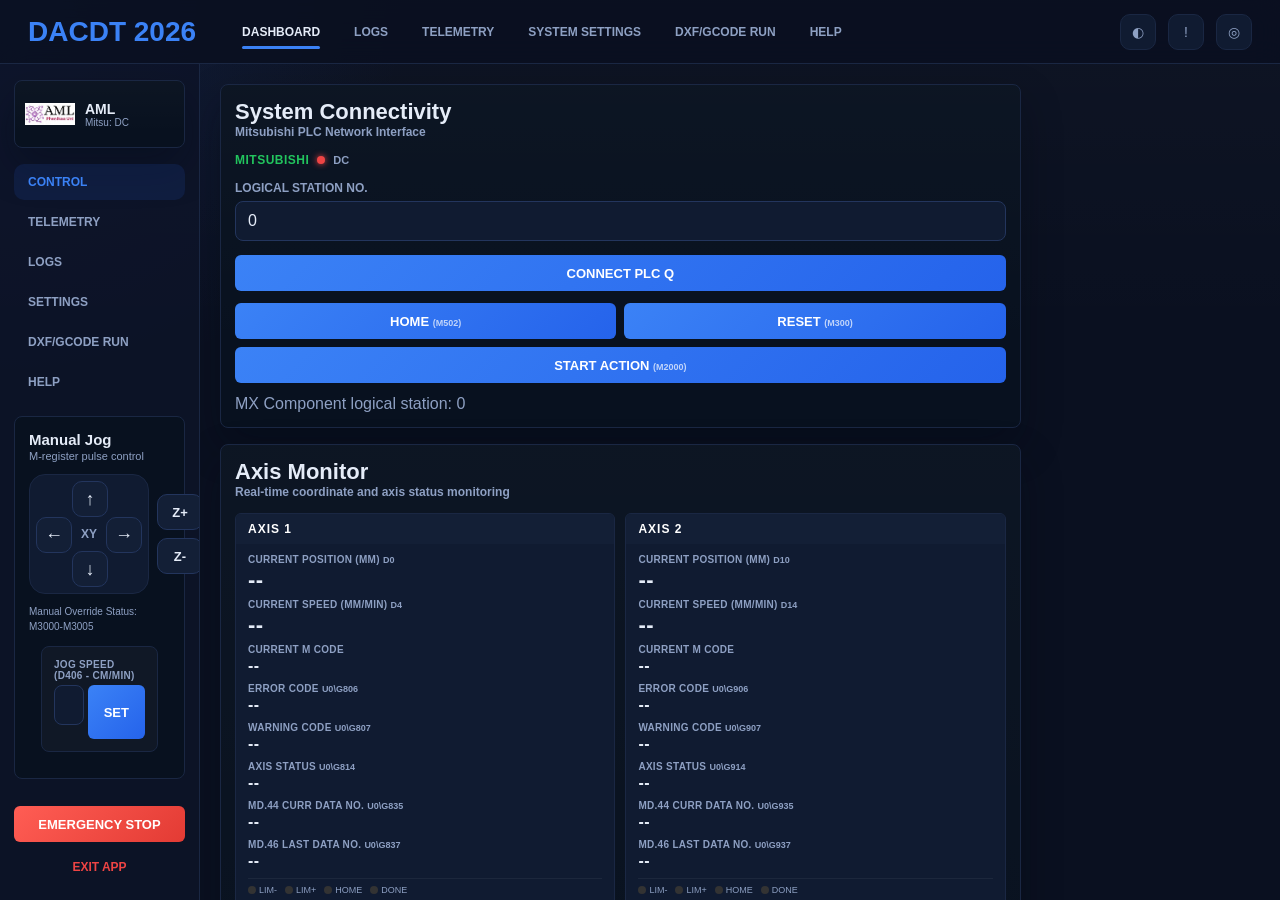
<file: DACDT_2026/ui/index.html>
<!DOCTYPE html>
<html lang="en" class="theme-dark">

<head>
  <meta charset="utf-8">
  <meta name="viewport" content="width=device-width, initial-scale=1.0">
  <title>Gantry SCADA Robot Control</title>
  <link rel="stylesheet" href="styles.css">
  <script>
    window.onerror = function(message, source, lineno, colno, error) {
        console.error("Global error: ", message, source, lineno, colno, error);
        alert("Global error: " + message + " at " + source + ":" + lineno);
    };
  </script>
</head>

<body>
  <div class="app-shell">
    <header class="topbar">
      <div class="brand-block">
        <div class="brand-title">DACDT 2026</div>
        <nav class="top-nav">
          <button class="nav-link is-active" data-view="control">DASHBOARD</button>
          <button class="nav-link" data-view="logs">LOGS</button>
          <button class="nav-link" data-view="telemetry">TELEMETRY</button>
          <button class="nav-link" data-view="settings">SYSTEM SETTINGS</button>
          <button class="nav-link" data-view="dxf">DXF/GCODE RUN</button>
          <button class="nav-link" data-view="help">HELP</button>
        </nav>
      </div>
      <div class="top-actions">
        <button id="theme-toggle" class="icon-button" title="Toggle theme">◐</button>
        <button class="icon-button" data-placeholder="NOTIFICATIONS" title="Notifications">!</button>
        <button class="icon-button" data-placeholder="PROFILE" title="Profile">◎</button>
      </div>
    </header>

    <aside class="sidebar">
      <div class="unit-card" style="padding:8px 10px;align-items:center;gap:10px;">
        <img src="AML.jpg" alt="AML" style="width:50px;height:50px;border-radius:6px;object-fit:contain;">
        <div>
          <div class="unit-title" style="font-size:14px;font-weight:800;">AML</div>
          <div id="sidebar-status" style="font-size:10px;color:var(--muted);">Mitsu: DC</div>
        </div>
      </div>

      <nav class="side-nav">
        <button class="side-link is-active" data-view="control">CONTROL</button>
        <button class="side-link" data-view="telemetry">TELEMETRY</button>
        <button class="side-link" data-view="logs">LOGS</button>
        <button class="side-link" data-view="settings">SETTINGS</button>
        <button class="side-link" data-view="dxf">DXF/GCODE RUN</button>
        <button class="side-link" data-view="help">HELP</button>
      </nav>

      <!-- Manual Jog in sidebar -->
      <div class="sidebar-jog">
        <div class="sidebar-jog-title">Manual Jog</div>
        <div class="sidebar-jog-subtitle">M-register pulse control</div>
        <div class="jog-layout-sidebar">
          <div class="jog-pad-sm">
            <button class="jog-btn-sm up" data-jog-offset="2">↑</button>
            <button class="jog-btn-sm left" data-jog-offset="1">←</button>
            <button class="jog-btn-sm right" data-jog-offset="0">→</button>
            <button class="jog-btn-sm down" data-jog-offset="3">↓</button>
            <div class="jog-center-sm">XY</div>
          </div>
          <div class="jog-z-stack-sm">
            <button class="jog-btn-sm z" data-jog-offset="4">Z+</button>
            <button class="jog-btn-sm z" data-jog-offset="5">Z-</button>
          </div>
        </div>
        <div class="jog-addr-info">Manual Override Status: M3000-M3005</div>
        <div class="jog-speed-card" style="margin: 12px; padding: 12px; background: rgba(255,255,255,0.03); border-radius: 8px; border: 1px solid var(--border);">
          <div class="axis-field-label" style="font-size: 10px; color: var(--muted); margin-bottom: 4px;">JOG SPEED (D406 - cm/min)</div>
          <div style="display: flex; gap: 4px;">
            <input id="jog-speed-input" class="text-input compact" type="number" value="1000" step="0.001" style="flex: 1;">
            <button id="set-jog-speed-btn" class="primary-button compact" style="min-width: 50px;">SET</button>
          </div>
        </div>
      </div>

      <div class="sidebar-footer">
        <button id="emergency-stop" class="danger-button full-width">EMERGENCY STOP</button>
        <button id="exit-app-btn" class="side-footer-link" style="color:#ef4444;">EXIT APP</button>
      </div>
    </aside>

    <main class="content">
      <!-- ========== DASHBOARD ========== -->
      <section id="view-control" class="view is-active">
        <div class="dashboard-grid">
          <!-- System Connectivity -->
          <div class="panel panel-connection">
            <div class="panel-header">
              <div>
                <div class="panel-title">System Connectivity</div>
                <div class="panel-subtitle">Mitsubishi PLC Network Interface</div>
              </div>
            </div>

            <div class="conn-section">
              <div class="conn-label-row">
                <span class="conn-brand">MITSUBISHI</span>
                <span id="plc-status-dot" class="status-dot disconnected"></span>
                <span id="plc-status-text" class="status-dot-text">DC</span>
              </div>
              <label class="field-label" for="plc-station">LOGICAL STATION NO.</label>
              <input id="plc-station" class="text-input" type="number" value="0">
              <button id="connect-button" class="primary-button full-width connect-btn-q">CONNECT PLC Q</button>
              
              <div style="display: grid; grid-template-columns: 1fr 1fr; gap: 8px; margin-top: 12px;">
                <button id="go-home-btn" class="primary-button compact">HOME <span style="font-size:9px;opacity:0.7">(M502)</span></button>
                <button id="reset-error-btn" class="primary-button compact">RESET <span style="font-size:9px;opacity:0.7">(M300)</span></button>
              </div>
              <button id="start-btn" class="primary-button full-width" style="margin-top: 8px;">START ACTION <span style="font-size:9px;opacity:0.7">(M2000)</span></button>
            </div>

            <div id="connection-meta" class="muted-text" style="margin-top:12px;">MX Component logical station: 0</div>
          </div>
          
          <!-- Program Monitor -->
          <div class="panel panel-program-monitor" style="display:flex; flex-direction:column;">
            <div class="panel-header">
              <div>
                <div class="panel-title">Program Monitor</div>
                <div class="panel-subtitle">Current running line progress</div>
              </div>
            </div>
            <div id="program-monitor-body" style="flex:1; overflow-y:auto; border:1px solid var(--border); border-radius:var(--radius-sm); background:rgba(0,0,0,0.2);">
              <!-- Generated dynamically by app.js -->
            </div>
          </div>

          <!-- Axis Monitor -->
          <div class="panel panel-axis-monitor">
            <div class="panel-header">
              <div>
                <div class="panel-title">Axis Monitor</div>
                <div class="panel-subtitle">Real-time coordinate and axis status monitoring</div>
              </div>
            </div>
            <div class="axis-grid" id="axis-grid">
              <!-- Generated dynamically by app.js -->
            </div>
          </div>

          <!-- Camera Feed -->
          <div class="panel panel-camera">
            <div class="panel-header" style="flex-wrap: wrap; gap: 8px;">
              <div class="panel-title">Camera Feed</div>
              <div style="display:flex; gap:8px; align-items:center;">
                <select id="camera-select" class="text-input compact" style="margin:0; width:auto; min-width:150px; background:var(--panel-2); color:var(--text); border:1px solid var(--border-strong); border-radius:6px; height:32px;"></select>
                <button id="toggle-camera-btn" class="primary-button compact">Start Camera</button>
                <button id="record-camera-btn" class="primary-button compact" style="display:none; background:var(--orange);">Record</button>
                <span id="record-indicator" style="display:none; color:var(--red); font-weight:bold; font-size:12px; animation: blink 1s infinite;">● REC</span>
              </div>
            </div>
            <div class="camera-frame" style="background:#000; border-radius:var(--radius-md); overflow:hidden; display:flex; align-items:center; justify-content:center; min-height:450px; max-height:700px; position:relative;">
              <video id="camera-stream" autoplay playsinline style="width:100%; height:100%; object-fit:contain;"></video>
            </div>
          </div>

          <!-- System Events -->
          <div class="panel panel-events">
            <div class="panel-header">
              <div>
                <div class="panel-title">System Events</div>
                <div class="panel-subtitle">DXF run progress · Errors · Connection events</div>
              </div>
              <button id="clear-events-button" class="text-button">Clear</button>
            </div>
            <div id="events-list" class="events-list">
              <div id="events-empty" class="events-empty">No events yet.</div>
            </div>
          </div>
        </div>
      </section>

      <!-- ========== LOGS ========== -->
      <section id="view-logs" class="view">
        <div class="panel">
          <div class="panel-header">
            <div>
              <div class="panel-title">Logs</div>
              <div class="panel-subtitle">PLC read/write transactions</div>
            </div>
            <div>
              <button id="clear-logs-button" class="text-button">Clear</button>
            </div>
          </div>

          <div class="table-frame">
            <table class="data-table compact">
              <thead>
                <tr>
                  <th>Time</th>
                  <th>Dir</th>
                  <th>Address</th>
                  <th>Value</th>
                  <th>Status</th>
                  <th>Message</th>
                </tr>
              </thead>
              <tbody id="logs-table-body"></tbody>
            </table>
            <div id="logs-empty" class="empty-state">No logs yet.</div>
          </div>
        </div>
      </section>

      <!-- ========== TELEMETRY ========== -->
      <section id="view-telemetry" class="view">
        <div class="panel">
          <div class="panel-header">
            <div>
              <div class="panel-title">Telemetry</div>
              <div class="panel-subtitle">Live D registers and Un\\Gx buffers</div>
            </div>
          </div>

          <div class="telemetry-actions" style="margin-bottom: 12px; display:flex; gap:8px; align-items:center;">
            <input id="telemetry-add-path" class="text-input compact" type="text"
              placeholder="Add address: D100, M10, U0\G800..." style="flex: 1;" />
            <input id="telemetry-add-len" class="text-input compact" type="number" placeholder="Length (if U\G)"
              value="1" style="width: 130px;" />
            <button id="telemetry-add-btn" class="primary-button compact">Add to List</button>
          </div>

          <div id="telemetry-content" class="telemetry-content">
            <div class="telemetry-empty">No telemetry data. Connect PLC to activate.</div>
          </div>
          <div class="telemetry-actions" style="margin-top:12px; display:flex; gap:8px; align-items:center;">
            <input id="write-buffer-path" class="text-input compact" type="text" placeholder="D100, M10, U0\G2006..." value="D100" style="width:240px;" />
            <input id="write-buffer-value" class="text-input compact" type="number" placeholder="Value" value="12345" style="width:140px;" />
            <button id="write-buffer-button" class="primary-button compact">Write Data</button>
          </div>
      </section>

      <!-- ========== DXF RUN ========== -->
      <section id="view-dxf" class="view">
        <div class="panel dxf-toolbar">
          <div class="toolbar-field toolbar-path">
            <input id="cad-path" class="text-input compact" type="text" placeholder="CAD/G-code path" readonly>
          </div>
          <div class="toolbar-field toolbar-file" style="flex: 0 0 120px;">
            <input id="cad-file" class="text-input compact" type="text" placeholder="File name" readonly>
          </div>
          <button id="new-gcode-btn" class="primary-button toolbar-open compact" style="background:var(--panel-3); border:1px solid var(--border); color:var(--text); min-height: 38px; padding: 0 12px; margin-right: 4px;" title="Create new G-code">New</button>
          <button id="open-dxf" class="primary-button toolbar-open compact">Open</button>

          <div style="flex:1;"></div>
          <!-- RUN / HOME / RESET buttons -->
          <button id="dxf-home-btn" class="primary-button compact" style="font-size:13px;padding:0 12px;margin-right:4px;">HOME</button>
          <button id="dxf-reset-btn" class="primary-button compact" style="font-size:13px;padding:0 12px;margin-right:4px;">RESET</button>
          <button id="run-action-btn" class="primary-button compact" style="font-size:13px;padding:0 16px;margin-right:8px;">RUN</button>
          <!-- Progress Bar -->
          <div id="dxf-progress-container" style="display:none; align-items:center; margin-right: 12px; gap: 8px;">
            <div style="width: 150px; height: 8px; background: rgba(255,255,255,0.1); border-radius: 4px; overflow: hidden;">
              <div id="dxf-progress-fill" style="width: 0%; height: 100%; background: var(--cyan); transition: width 0.1s linear;"></div>
            </div>
            <span id="dxf-progress-text" style="font-size: 11px; color: var(--muted); min-width: 30px;">0%</span>
          </div>
          <!-- Send to PLC -->
          <div style="display:flex;align-items:center;gap:6px;">
            <button id="clear-buffer-button" class="primary-button compact" style="background:#ef4444; font-size: 13px; padding: 0 16px;" title="Clear all PLC buffer (G2000+, G8000+, G14000+)">Clear Buffer</button>
            <button id="send-cad-x-button" class="primary-button compact" style="background:linear-gradient(135deg, #10b981, #059669); font-size: 13px; padding: 0 16px;">Send CAD to PLC</button>
            <span id="send-row-count" style="font-size:11px;color:var(--muted);white-space:nowrap;display:none;"></span>
          </div>
        </div>

        <div class="dxf-grid">
          <div class="panel panel-preview">
            <div class="preview-frame">
              <svg id="cad-preview" viewBox="0 0 1000 560" preserveAspectRatio="xMidYMid meet"></svg>
              <div id="cad-placeholder" class="preview-placeholder">View CAD</div>
            </div>
          </div>

          <div class="panel panel-points">
            <div style="padding:8px 12px 4px;font-size:13px;font-weight:700;color:var(--text-main);">Geometry Data</div>
            <div id="dxf-points-container" class="table-frame tall">
              <table class="data-table compact points-table">
                <thead>
                  <tr>
                    <th>No.</th>
                    <th>Line type</th>
                    <th>Start X</th>
                    <th>Start Y</th>
                    <th>Start Z</th>
                    <th>End X</th>
                    <th>End Y</th>
                    <th>End Z</th>
                    <th>Center X</th>
                    <th>Center Y</th>
                    <th>Center Z</th>
                  </tr>
                </thead>
                <tbody id="points-table-body"></tbody>
              </table>
            </div>

            <!-- G-code Editor Container -->
            <div id="gcode-editor-container" class="table-frame tall" style="display:none; flex-direction:column; padding:0;">
              <div style="display:flex; justify-content:space-between; align-items:center; margin-bottom:8px; padding:0 8px;">
                <span style="font-size:13px; font-weight:600; color:var(--muted)">G-code Editor</span>
                <button id="save-gcode-btn" class="primary-button" style="padding:4px 12px; height:auto;">Save G-code</button>
              </div>
              <!-- Editor with line numbers -->
              <div style="flex:1; display:flex; border:1px solid var(--border); border-radius:6px; overflow:hidden; background:var(--bg-panel);">
                <div id="gcode-line-numbers" style="padding:8px 8px 8px 12px; background:rgba(0,0,0,0.2); color:var(--muted); font-family:monospace; font-size:12px; line-height:1.5; text-align:right; user-select:none; overflow:hidden; min-width:45px; border-right:1px solid var(--border); white-space:pre;"></div>
                <textarea id="gcode-textarea" spellcheck="false" style="flex:1; resize:none; background:transparent; color:var(--text-main); border:none; padding:8px; font-family:monospace; font-size:12px; line-height:1.5; outline:none; overflow-y:auto;"></textarea>
              </div>
            </div>
          </div>

          <div class="panel panel-process">
            <div style="padding:8px 12px 4px; display:flex; align-items:center; justify-content:space-between;">
              <span style="font-size:13px;font-weight:700;color:var(--text-main);">Process Table</span>
              <button id="export-csv-btn" class="primary-button compact" style="background:var(--panel-3); border:1px solid var(--border); color:var(--text); font-size:11px; padding:0 10px; height:28px;" title="Xuất Process Table ra file Excel 2 sheet (Axis1_X và Axis2_Y)">⬇ Export Excel</button>
            </div>
            <div class="table-frame short">
              <table class="data-table compact process-spaced-table">
                <thead>
                  <tr>
                    <th>#</th>
                    <th>Motion type</th>
                    <th>M code</th>
                    <th>Dwell</th>
                    <th>Speed</th>
                    <th>End X</th>
                    <th>End Y</th>
                    <th>End Z</th>
                    <th>Center X</th>
                    <th>Center Y</th>
                  </tr>
                </thead>
                <tbody id="process-table-body"></tbody>
              </table>
            </div>

          </div>
        </div>
      </section>

      <!-- ========== SYSTEM SETTINGS ========== -->
      <section id="view-settings" class="view">
        <div class="settings-grid">
          
          <!-- Left Column -->
          <div class="settings-col">
            
            <!-- Card 1: DXF Offset & Speed -->
            <div class="panel settings-card">
              <div class="panel-header">
                <div>
                  <div class="panel-title">DXF Offset & Speed Settings</div>
                  <div class="panel-subtitle">Parameters applied to DXF paths. Does not affect G-code.</div>
                </div>
              </div>
              
              <div class="settings-input-grid-3x2">
                <div>
                  <label class="field-label" for="offset-x-input">Offset X (mm)</label>
                  <input id="offset-x-input" class="text-input" type="number" value="0" step="0.001">
                </div>
                <div>
                  <label class="field-label" for="speed-m3-input" title="Speed for points with MCode = 3">Speed M03 (mm/min)</label>
                  <input id="speed-m3-input" class="text-input" type="number" value="10000" step="1">
                </div>
                <div>
                  <label class="field-label" for="dwell-m3-input" title="Wait time at dispensing start">Dwell M03 (ms)</label>
                  <input id="dwell-m3-input" class="text-input" type="number" value="100" step="1">
                </div>
                <div>
                  <label class="field-label" for="offset-y-input">Offset Y (mm)</label>
                  <input id="offset-y-input" class="text-input" type="number" value="0" step="0.001">
                </div>
                <div>
                  <label class="field-label" for="global-speed-input">Speed M04 (mm/min)</label>
                  <input id="global-speed-input" class="text-input" type="number" value="1000" step="1">
                </div>
                <div>
                  <label class="field-label" for="dwell-m4-input" title="Wait time at dispensing end">Dwell M04 (ms)</label>
                  <input id="dwell-m4-input" class="text-input" type="number" value="100" step="1">
                </div>
              </div>
              
              <div class="settings-action-row">
                <button id="apply-offset-btn" class="primary-button" style="background:var(--cyan);color:#fff;">Apply DXF Settings</button>
                <span id="offset-status" class="settings-status-text"></span>
              </div>
            </div>

            <!-- Card 2: Configuration Profiles -->
            <div class="panel settings-card">
              <div class="panel-header">
                <div>
                  <div class="panel-title">Configuration Profiles</div>
                  <div class="panel-subtitle">Save current settings as a profile or load saved ones.</div>
                </div>
              </div>
              
              <div class="settings-input-grid-2x1">
                <div>
                  <label class="field-label" for="profile-name-input">New Profile Name</label>
                  <input id="profile-name-input" class="text-input" type="text" placeholder="e.g. profile_fast">
                </div>
                <div>
                  <label class="field-label" for="profile-select">Select Saved Profile</label>
                  <select id="profile-select">
                    <option value="">-- Chọn cấu hình đã lưu --</option>
                  </select>
                </div>
              </div>
              
              <div class="settings-action-row">
                <button id="save-profile-btn" class="primary-button" style="background:var(--cyan);color:#fff;">Save Profile</button>
                <button id="load-profile-btn" class="primary-button" style="background:var(--green);color:#fff;">Load Profile</button>
                <button id="delete-profile-btn" class="primary-button" style="background:var(--red);color:#fff;">Delete Profile</button>
                <span id="profile-status" class="settings-status-text"></span>
              </div>
            </div>

          </div>

          <!-- Right Column -->
          <div class="settings-col">
            
            <!-- Card 3: Machine General Config -->
            <div class="panel settings-card">
              <div class="panel-header">
                <div>
                  <div class="panel-title">Machine Config & Workspace</div>
                  <div class="panel-subtitle">Rapid speed (G00) and drawing boundary dimensions.</div>
                </div>
              </div>
              
              <!-- Rapid Speed section -->
              <div class="field-section" style="border-top:none; padding-top:0; margin-top:0;">
                <div class="field-group-title">G00 Rapid Speed (mm/min)</div>
                <div class="field-description" style="margin-bottom: 4px;">Applied to all G00 commands. Ignores F value. Default: 10000.</div>
                <div class="settings-action-row">
                  <input id="g0-speed-input" class="text-input" type="number" value="10000" min="1" step="1" style="width:120px;">
                  <button id="set-g0-speed-btn" class="primary-button" style="background:var(--cyan);color:#fff;">Apply Speed</button>
                  <span id="g0-speed-status" class="settings-status-text"></span>
                </div>
              </div>
              
              <!-- Workspace section -->
              <div class="field-section">
                <div class="field-group-title">Workspace Size (mm)</div>
                <div class="field-description">Work area dimensions displayed on the 2D drawing.</div>
                <div class="settings-input-grid-2x1">
                  <div>
                    <label class="field-label" for="workspace-width-input">Width X (mm)</label>
                    <input id="workspace-width-input" class="text-input" type="number" value="170" min="1" step="1">
                  </div>
                  <div>
                    <label class="field-label" for="workspace-height-input">Height Y (mm)</label>
                    <input id="workspace-height-input" class="text-input" type="number" value="170" min="1" step="1">
                  </div>
                </div>
                <div class="settings-action-row">
                  <button id="set-workspace-btn" class="primary-button" style="background:var(--cyan);color:#fff;">Apply Workspace</button>
                  <span id="workspace-status" class="settings-status-text"></span>
                </div>
              </div>
            </div>

            <!-- Card 4: G54–G59 WCS Offsets -->
            <div class="panel settings-card">
              <div class="panel-header">
                <div>
                  <div class="panel-title">G54–G59 Work Coordinate Offsets</div>
                  <div class="panel-subtitle">Offsets added to G-code. Select active WCS and set values.</div>
                </div>
              </div>
              
              <div style="display:flex; align-items:center; gap:8px; margin-bottom:8px;">
                <label class="field-label" for="wcs-select" style="margin-bottom:0 !important; white-space:nowrap;">Active WCS:</label>
                <select id="wcs-select" style="width:80px;">
                  <option value="G54">G54</option>
                  <option value="G55">G55</option>
                  <option value="G56">G56</option>
                  <option value="G57">G57</option>
                  <option value="G58">G58</option>
                  <option value="G59">G59</option>
                </select>
              </div>
              
              <div class="settings-input-grid-2x1">
                <div>
                  <label class="field-label" for="wcs-offset-x">Offset X (mm)</label>
                  <input id="wcs-offset-x" class="text-input" type="number" value="0" step="0.001">
                </div>
                <div>
                  <label class="field-label" for="wcs-offset-y">Offset Y (mm)</label>
                  <input id="wcs-offset-y" class="text-input" type="number" value="0" step="0.001">
                </div>
              </div>
              
              <div class="settings-action-row">
                <button id="set-wcs-btn" class="primary-button" style="background:var(--cyan);color:#fff;">Apply WCS Offset</button>
                <span id="wcs-status" class="settings-status-text"></span>
              </div>
            </div>

          </div>

        </div>
        
        <div style="margin-top:4px; font-size:9px; color:var(--muted); text-align:center;">
          All settings are saved to app_settings.txt and auto-loaded on startup.
        </div>
      </section>

      <!-- ========== HELP ========== -->
      <section id="view-help" class="view">
        <div class="panel" style="max-width:800px;line-height:1.7;">
          <div class="panel-header">
            <div>
              <div class="panel-title">User Guide</div>
              <div class="panel-subtitle">DACDT 2026 — Gantry Robot Control System</div>
            </div>
          </div>

          <div style="margin-top:16px;font-size:13px;color:var(--text-main);">

            <h3 style="color:var(--cyan);margin:20px 0 8px;">1. Dashboard</h3>
            <p>Displays PLC connection status, 3-axis positions (X, Y, Z), speed, error codes, and Program Monitor tracking the current running line.</p>
            <ul>
              <li><b>CONNECT PLC Q</b> — Connect to Mitsubishi PLC via MX Component (logical station)</li>
              <li><b>HOME</b> — Return to machine home (hold button)</li>
              <li><b>RESET</b> — Reset axis error (hold button)</li>
              <li><b>START ACTION</b> — Start running the loaded program (hold button)</li>
              <li><b>EMERGENCY STOP</b> — Emergency stop all axes</li>
              <li><b>Manual Jog</b> — Manual control using ←↑→↓ Z+/Z- buttons</li>
            </ul>

            <h3 style="color:var(--cyan);margin:20px 0 8px;">2. DXF/GCODE RUN</h3>
            <p>Open DXF or G-code files, view 2D drawing, edit G-code, and send to PLC.</p>
            <ul>
              <li><b>Open</b> — Open DXF (.dxf) or G-code (.nc, .gcode, .g) file</li>
              <li><b>New</b> — Create new empty G-code file</li>
              <li><b>Save G-code</b> — Save G-code file (choose path on first save)</li>
              <li><b>Send CAD to PLC</b> — Send entire program to PLC buffer memory</li>
              <li><b>Clear Buffer</b> — Clear PLC buffer before loading new program</li>
            </ul>
            <p><b>Geometry Data</b> — Coordinate table of Line/Arc/Circle segments from file</p>
            <p><b>Process Table</b> — Command table sent to PLC (Motion type, M code, Speed, end coordinates)</p>

            <h3 style="color:var(--cyan);margin:20px 0 8px;">3. Supported G-code</h3>
            <table class="data-table compact" style="font-size:12px;margin:8px 0;">
              <tr><td><b>G00</b></td><td>Rapid move — uses speed from Settings</td></tr>
              <tr><td><b>G01</b></td><td>Linear interpolation — speed from F parameter</td></tr>
              <tr><td><b>G02</b></td><td>Circular interpolation CW (clockwise) — I/J or R</td></tr>
              <tr><td><b>G03</b></td><td>Circular interpolation CCW (counter-clockwise) — I/J or R</td></tr>
              <tr><td><b>G54–G59</b></td><td>Select work coordinate system (offset added to coordinates)</td></tr>
              <tr><td><b>G90</b></td><td>Absolute coordinate mode</td></tr>
              <tr><td><b>M03</b></td><td>Start dispensing (glue ON)</td></tr>
              <tr><td><b>M04</b></td><td>Stop dispensing (glue OFF)</td></tr>
            </table>

            <h4 style="color:var(--text-main);margin:16px 0 6px;">Coordinate Systems</h4>
            <ul>
              <li><b>Machine Home</b> — Fixed reference point on the machine, defined by manufacturer.</li>
              <li><b>Work Coordinate (G54–G59)</b> — Origin point (X=0, Y=0) set by operator on the workpiece. Offset configured in Settings.</li>
            </ul>

            <p><b>Modal rules:</b> A line with only coordinates (no G command) uses the previous G command. A line with only X or Y keeps the other axis unchanged.</p>

            <h3 style="color:var(--cyan);margin:20px 0 8px;">4. Supported DXF Entities</h3>
            <p>Supported: <b>Line, Polyline2D, Polyline3D, Arc, Circle, Block/Insert</b></p>
            <p>Automatically assigns M03 (path start) and M04 (path end) for each trajectory.</p>

            <h3 style="color:var(--cyan);margin:20px 0 8px;">5. Settings</h3>
            <ul>
              <li><b>G00 Rapid Speed</b> — Speed for all G00 commands (mm/min)</li>
              <li><b>Workspace Size</b> — Work area dimensions shown on 2D drawing</li>
              <li><b>DXF Offset & Speed</b> — Offset X/Y, Speed, Dwell M03/M04 for DXF files</li>
              <li><b>G54–G59 WCS Offsets</b> — Coordinate offsets for each work coordinate system (G-code)</li>
            </ul>
            <p>All settings are saved to <code>app_settings.txt</code> and auto-loaded on startup.</p>

            <h3 style="color:var(--cyan);margin:20px 0 8px;">6. Operating Procedure</h3>
            <ol>
              <li>Connect PLC (press CONNECT PLC Q)</li>
              <li>Open DXF or G-code file (DXF/GCODE RUN tab → Open)</li>
              <li>Verify Process Table and 2D drawing</li>
              <li>Configure Speed, Offset if needed (Settings tab)</li>
              <li>Press <b>Clear Buffer</b> → <b>Send CAD to PLC</b></li>
              <li>Hold <b>START ACTION</b> to run</li>
              <li>Monitor progress on Dashboard (Program Monitor)</li>
            </ol>

            <h3 style="color:var(--cyan);margin:20px 0 8px;">7. Controls & Shortcuts</h3>
            <ul>
              <li><b>Mouse wheel</b> on 2D drawing — Zoom in/out</li>
              <li><b>Mouse drag</b> on 2D drawing — Pan (move view)</li>
              <li><b>EXIT APP</b> (sidebar) — Close application</li>
            </ul>

          </div>
        </div>
      </section>
    </main>
  </div>
  <!-- Removed toast-container -->
  <div id="prompt-modal" class="modal-backdrop hidden">
    <div class="modal-card">
      <div id="modal-title" class="modal-title">Input</div>
      <div id="modal-label" class="modal-label"></div>
      <input id="modal-input" class="text-input" type="text">
      <div class="modal-actions">
        <button id="modal-cancel" class="secondary-button">Cancel</button>
        <button id="modal-confirm" class="primary-button">OK</button>
      </div>
    </div>
  </div>

  <script src="xlsx.full.min.js"></script>
  <script src="app.js"></script>
</body>

</html>
</file>
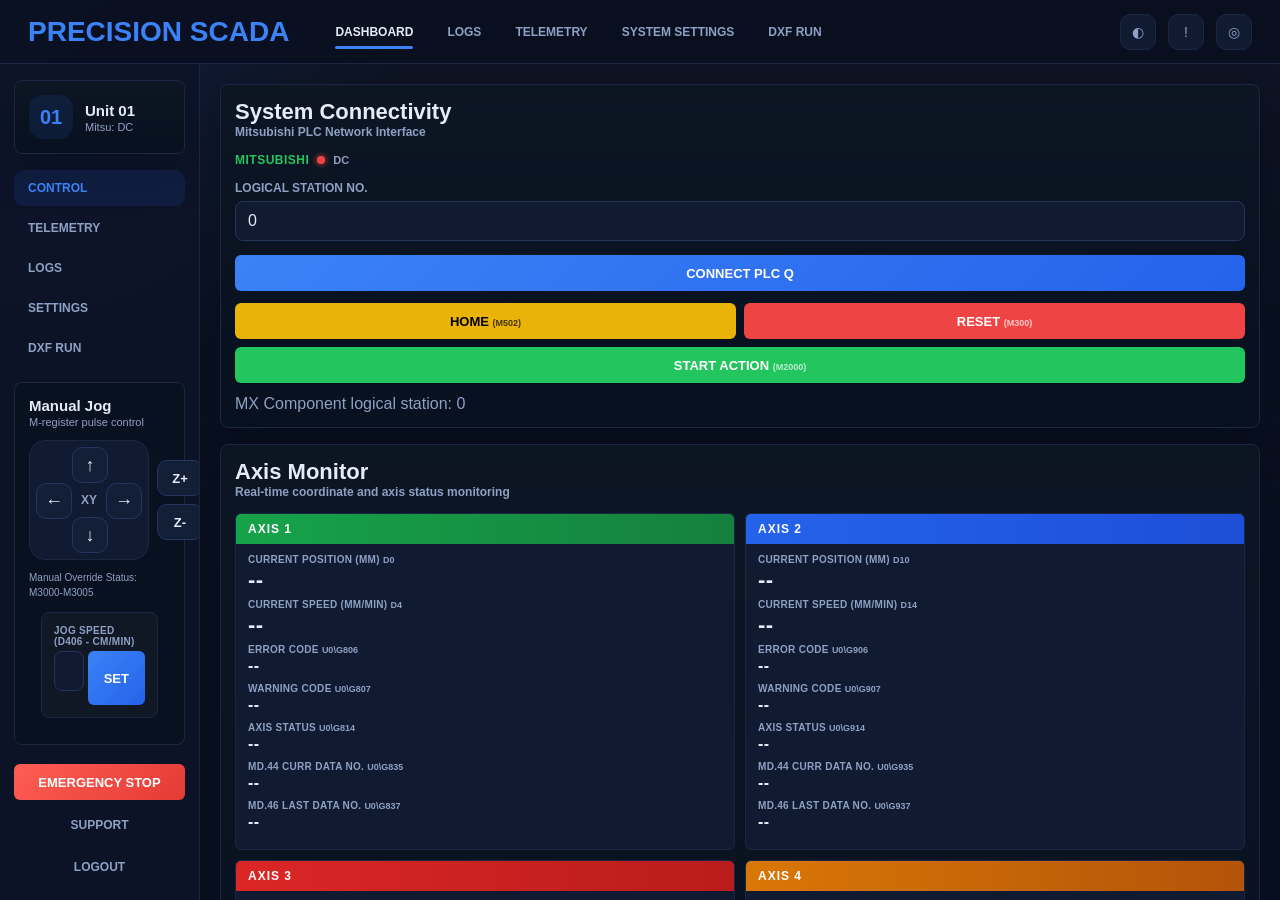
<file: test1/ui/index.html>
<!DOCTYPE html>
<html lang="en" class="theme-dark">

<head>
  <meta charset="utf-8">
  <meta name="viewport" content="width=device-width, initial-scale=1.0">
  <title>Gantry SCADA Robot Control</title>
  <link rel="stylesheet" href="styles.css">
</head>

<body>
  <div class="app-shell">
    <header class="topbar">
      <div class="brand-block">
        <div class="brand-title">PRECISION SCADA</div>
        <nav class="top-nav">
          <button class="nav-link is-active" data-view="control">DASHBOARD</button>
          <button class="nav-link" data-view="logs">LOGS</button>
          <button class="nav-link" data-view="telemetry">TELEMETRY</button>
          <button class="nav-link" data-placeholder="SYSTEM SETTINGS">SYSTEM SETTINGS</button>
          <button class="nav-link" data-view="dxf">DXF RUN</button>
        </nav>
      </div>
      <div class="top-actions">
        <button id="theme-toggle" class="icon-button" title="Toggle theme">◐</button>
        <button class="icon-button" data-placeholder="NOTIFICATIONS" title="Notifications">!</button>
        <button class="icon-button" data-placeholder="PROFILE" title="Profile">◎</button>
      </div>
    </header>

    <aside class="sidebar">
      <div class="unit-card">
        <div class="unit-badge">01</div>
        <div>
          <div class="unit-title">Unit 01</div>
          <div class="unit-subtitle" id="sidebar-status">Mitsu: DC</div>
        </div>
      </div>

      <nav class="side-nav">
        <button class="side-link is-active" data-view="control">CONTROL</button>
        <button class="side-link" data-view="telemetry">TELEMETRY</button>
        <button class="side-link" data-view="logs">LOGS</button>
        <button class="side-link" data-placeholder="SETTINGS">SETTINGS</button>
        <button class="side-link" data-view="dxf">DXF RUN</button>
      </nav>

      <!-- Manual Jog in sidebar -->
      <div class="sidebar-jog">
        <div class="sidebar-jog-title">Manual Jog</div>
        <div class="sidebar-jog-subtitle">M-register pulse control</div>
        <div class="jog-layout-sidebar">
          <div class="jog-pad-sm">
            <button class="jog-btn-sm up" data-jog-offset="2">↑</button>
            <button class="jog-btn-sm left" data-jog-offset="1">←</button>
            <button class="jog-btn-sm right" data-jog-offset="0">→</button>
            <button class="jog-btn-sm down" data-jog-offset="3">↓</button>
            <div class="jog-center-sm">XY</div>
          </div>
          <div class="jog-z-stack-sm">
            <button class="jog-btn-sm z" data-jog-offset="4">Z+</button>
            <button class="jog-btn-sm z" data-jog-offset="5">Z-</button>
          </div>
        </div>
        <div class="jog-addr-info">Manual Override Status: M3000-M3005</div>
        <div class="jog-speed-card" style="margin: 12px; padding: 12px; background: rgba(255,255,255,0.03); border-radius: 8px; border: 1px solid var(--border);">
          <div class="axis-field-label" style="font-size: 10px; color: var(--muted); margin-bottom: 4px;">JOG SPEED (D406 - cm/min)</div>
          <div style="display: flex; gap: 4px;">
            <input id="jog-speed-input" class="text-input compact" type="number" value="1000" step="0.001" style="flex: 1;">
            <button id="set-jog-speed-btn" class="primary-button compact" style="min-width: 50px;">SET</button>
          </div>
        </div>
      </div>

      <div class="sidebar-footer">
        <button id="emergency-stop" class="danger-button full-width">EMERGENCY STOP</button>
        <button class="side-footer-link" data-placeholder="SUPPORT">SUPPORT</button>
        <button class="side-footer-link" data-placeholder="LOGOUT">LOGOUT</button>
      </div>
    </aside>

    <main class="content">
      <!-- ========== DASHBOARD ========== -->
      <section id="view-control" class="view is-active">
        <div class="dashboard-grid">
          <!-- System Connectivity -->
          <div class="panel panel-connection">
            <div class="panel-header">
              <div>
                <div class="panel-title">System Connectivity</div>
                <div class="panel-subtitle">Mitsubishi PLC Network Interface</div>
              </div>
            </div>

            <div class="conn-section">
              <div class="conn-label-row">
                <span class="conn-brand">MITSUBISHI</span>
                <span id="plc-status-dot" class="status-dot disconnected"></span>
                <span id="plc-status-text" class="status-dot-text">DC</span>
              </div>
              <label class="field-label" for="plc-station">LOGICAL STATION NO.</label>
              <input id="plc-station" class="text-input" type="number" value="0">
              <button id="connect-button" class="primary-button full-width connect-btn-q">CONNECT PLC Q</button>
              
              <div style="display: grid; grid-template-columns: 1fr 1fr; gap: 8px; margin-top: 12px;">
                <button id="go-home-btn" class="primary-button compact" style="background: var(--warning-color, #eab308); color: black;">HOME <span style="font-size:9px;opacity:0.7">(M502)</span></button>
                <button id="reset-error-btn" class="primary-button compact" style="background: #ef4444; color: white;">RESET <span style="font-size:9px;opacity:0.7">(M300)</span></button>
              </div>
              <button id="start-btn" class="primary-button full-width" style="margin-top: 8px; background: #22c55e; color: white;">START ACTION <span style="font-size:9px;opacity:0.7">(M2000)</span></button>
            </div>

            <div id="connection-meta" class="muted-text" style="margin-top:12px;">MX Component logical station: 0</div>
          </div>

          <!-- Axis Monitor -->
          <div class="panel panel-axis-monitor">
            <div class="panel-header">
              <div>
                <div class="panel-title">Axis Monitor</div>
                <div class="panel-subtitle">Real-time coordinate and axis status monitoring</div>
              </div>
            </div>
            <div class="axis-grid" id="axis-grid">
              <!-- Generated dynamically by app.js -->
            </div>
          </div>

          <!-- System Events -->
          <div class="panel panel-events">
            <div class="panel-header">
              <div>
                <div class="panel-title">System Events</div>
                <div class="panel-subtitle">DXF run progress · Errors · Connection events</div>
              </div>
              <button id="clear-events-button" class="text-button">Clear</button>
            </div>
            <div id="events-list" class="events-list">
              <div id="events-empty" class="events-empty">No events yet.</div>
            </div>
          </div>
        </div>
      </section>

      <!-- ========== LOGS ========== -->
      <section id="view-logs" class="view">
        <div class="panel">
          <div class="panel-header">
            <div>
              <div class="panel-title">Logs</div>
              <div class="panel-subtitle">PLC read/write transactions</div>
            </div>
            <div>
              <button id="clear-logs-button" class="text-button">Clear</button>
            </div>
          </div>

          <div class="table-frame">
            <table class="data-table compact">
              <thead>
                <tr>
                  <th>Time</th>
                  <th>Dir</th>
                  <th>Address</th>
                  <th>Value</th>
                  <th>Status</th>
                  <th>Message</th>
                </tr>
              </thead>
              <tbody id="logs-table-body"></tbody>
            </table>
            <div id="logs-empty" class="empty-state">No logs yet.</div>
          </div>
        </div>
      </section>

      <!-- ========== TELEMETRY ========== -->
      <section id="view-telemetry" class="view">
        <div class="panel">
          <div class="panel-header">
            <div>
              <div class="panel-title">Telemetry</div>
              <div class="panel-subtitle">Live D registers and Un\\Gx buffers</div>
            </div>
          </div>

          <div class="telemetry-actions" style="margin-bottom: 12px; display:flex; gap:8px; align-items:center;">
            <input id="telemetry-add-path" class="text-input compact" type="text"
              placeholder="Add address: D100, M10, U0\G800..." style="flex: 1;" />
            <input id="telemetry-add-len" class="text-input compact" type="number" placeholder="Length (if U\G)"
              value="1" style="width: 130px;" />
            <button id="telemetry-add-btn" class="primary-button compact">Add to List</button>
          </div>

          <div id="telemetry-content" class="telemetry-content">
            <div class="telemetry-empty">No telemetry data. Connect PLC to activate.</div>
          </div>
          <div class="telemetry-actions" style="margin-top:12px; display:flex; gap:8px; align-items:center;">
            <input id="write-buffer-path" class="text-input compact" type="text" placeholder="D100, M10, U0\G2006..." value="D100" style="width:240px;" />
            <input id="write-buffer-value" class="text-input compact" type="number" placeholder="Value" value="12345" style="width:140px;" />
            <button id="write-buffer-button" class="primary-button compact">Write Data</button>
          </div>
      </section>

      <!-- ========== DXF RUN ========== -->
      <section id="view-dxf" class="view">
        <div class="panel dxf-toolbar">
          <div class="toolbar-field toolbar-path">
            <input id="cad-path" class="text-input compact" type="text" placeholder="CAD path" readonly>
          </div>
          <div class="toolbar-field toolbar-file">
            <input id="cad-file" class="text-input compact" type="text" placeholder="File name" readonly>
          </div>
          <button id="open-dxf" class="primary-button toolbar-open compact">Open</button>
        </div>

        <div class="dxf-grid">
          <div class="panel panel-preview">
            <div class="preview-frame">
              <svg id="cad-preview" viewBox="0 0 1000 560" preserveAspectRatio="xMidYMid meet"></svg>
              <div id="cad-placeholder" class="preview-placeholder">View CAD</div>
            </div>

            <div class="dxf-actions">
              <div class="action-row">
                <button class="primary-button" data-assign-slot="start">Start point</button>
                <button class="primary-button" data-assign-slot="glueStart">Start gluing</button>
                <button class="primary-button" data-assign-slot="glueEnd">End gluing</button>
                <button class="primary-button" data-process-key="zDown">Z down</button>
                <button class="primary-button" data-process-key="zSafe">Z safe</button>
                <button class="primary-button" data-process-key="speed">Speed</button>
              </div>
              <div class="action-row">
                <button id="import-cad-to-process-button" class="primary-button">Import CAD → Process</button>
                <button id="send-cad-x-button" class="primary-button">Send CAD X</button>
                <button class="primary-button secondary-tone" data-run-action="resume">Resume</button>
                <button class="primary-button secondary-tone" data-run-action="pause">Pause</button>
                <button class="primary-button" data-run-action="start">Start</button>
              </div>
            </div>

          </div>
          <div class="panel panel-points">
            <div class="table-frame tall">
              <table class="data-table compact points-table">
                <thead>
                  <tr>
                    <th>No.</th>
                    <th>Line type</th>
                    <th>Start X</th>
                    <th>Start Y</th>
                    <th>End X</th>
                    <th>End Y</th>
                    <th>Center X</th>
                    <th>Center Y</th>
                  </tr>
                </thead>
                <tbody id="points-table-body"></tbody>
              </table>
            </div>
          </div>

          <div class="panel panel-process">
            <div class="table-frame short">
              <table class="data-table compact">
                <thead>
                  <tr>
                    <th>Motion type</th>
                    <th>M code value</th>
                    <th>Dwell</th>
                    <th>Speed</th>
                    <th>End coord (X;Y)</th>
                    <th>Center coord (X;Y)</th>
                  </tr>
                </thead>
                <tbody id="process-table-body"></tbody>
              </table>
            </div>

            <!-- Instruction / Notes area added -->
            <div class="dxf-notes"
              style="margin-top: 12px; font-size: 12px; color: var(--muted); display: flex; gap: 20px;">
              <strong>M code value:</strong>
              <span>M code = 1 (Dispense ON)</span>
              <span>M code = 2 (Dispense OFF)</span>
            </div>

          </div>
        </div>
      </section>
    </main>
  </div>

  <div id="toast-container" class="toast-container"></div>

  <div id="prompt-modal" class="modal-backdrop hidden">
    <div class="modal-card">
      <div id="modal-title" class="modal-title">Input</div>
      <div id="modal-label" class="modal-label"></div>
      <input id="modal-input" class="text-input" type="text">
      <div class="modal-actions">
        <button id="modal-cancel" class="secondary-button">Cancel</button>
        <button id="modal-confirm" class="primary-button">OK</button>
      </div>
    </div>
  </div>

  <script src="app.js"></script>
</body>

</html>
</file>
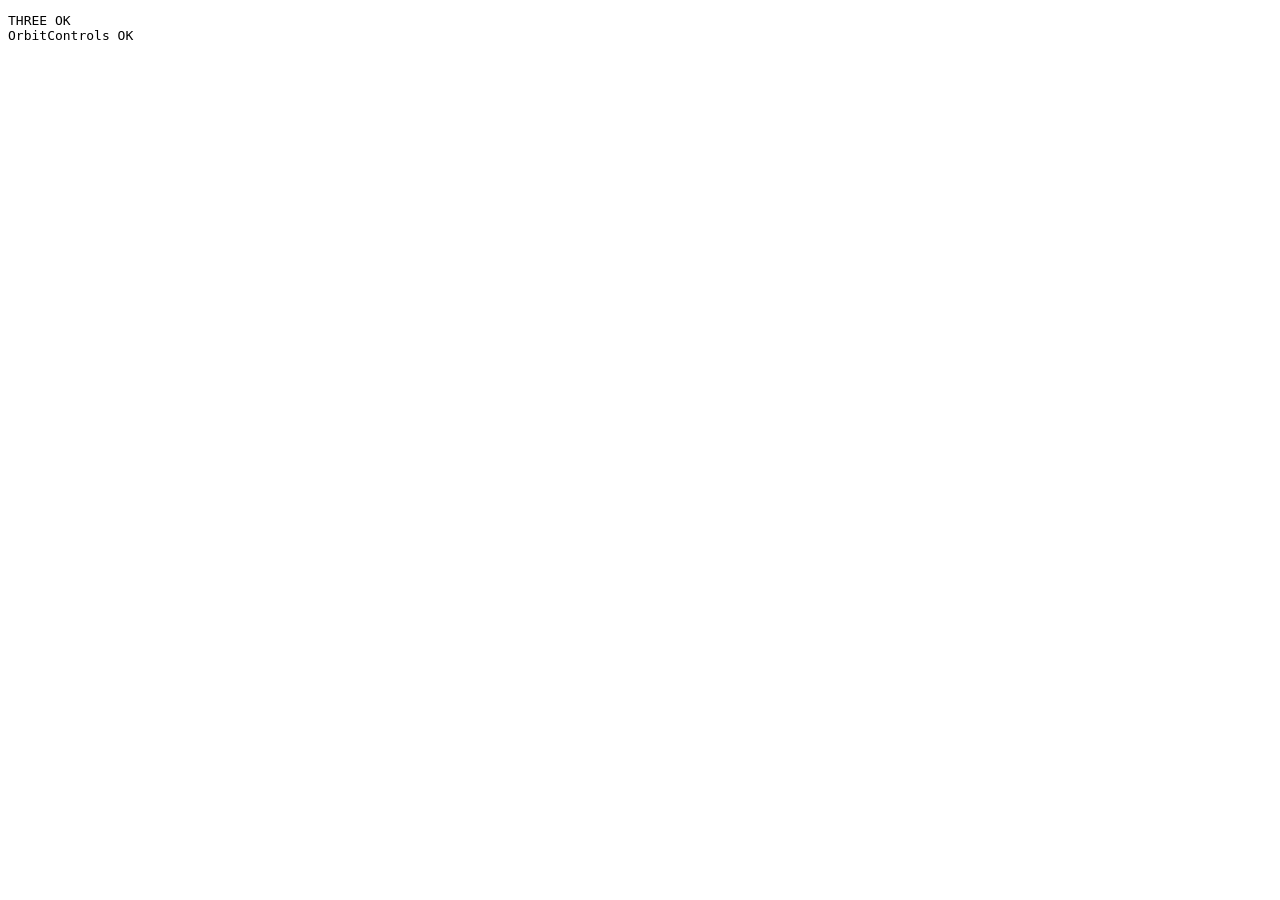
<file: DACDT_2026/ui/test3d.html>
﻿<!DOCTYPE html>
<html><head>
<script src="three.min.js"></script>
<script src="OrbitControls.js"></script>
</head><body>
<script>
  try {
    var ok = typeof THREE !== 'undefined' ? 'THREE OK' : 'THREE MISSING';
    var oc = typeof THREE !== 'undefined' && THREE.OrbitControls ? 'OrbitControls OK' : 'OrbitControls MISSING';
    document.body.innerHTML = '<pre>' + ok + '\n' + oc + '</pre>';
  } catch(e) { document.body.innerHTML = '<pre>ERROR: ' + e + '</pre>'; }
</script>
</body></html>
</file>
<file: DACDT_2026/ui/styles.css>
:root {
  --bg: #0a1020;
  --bg-elevated: #0f172a;
  --panel: #08111f;
  --panel-2: #101b31;
  --panel-3: #131f36;
  --border: #1a2743;
  --border-strong: #23355d;
  --text: #e5ecf8;
  --muted: #8ea0c3;
  --brand: #3b82f6;
  --brand-strong: #2563eb;
  --green: #22c55e;
  --orange: #fb923c;
  --red: #ef4444;
  --yellow: #f8cc63;
  --cyan: #06b6d4;
  --card-shadow: 0 18px 40px rgba(3, 8, 20, 0.32);
  --radius-lg: 8px;
  --radius-md: 6px;
  --radius-sm: 4px;
  --font: "Segoe UI", Arial, sans-serif;
}

html.theme-light {
  --bg: #f4f7fc;
  --bg-elevated: #ffffff;
  --panel: #ffffff;
  --panel-2: #f7f9fe;
  --panel-3: #eff4ff;
  --border: #d7e1f4;
  --border-strong: #c2d2ef;
  --text: #152238;
  --muted: #6d7f9c;
  --brand: #2563eb;
  --brand-strong: #1d4ed8;
  --green: #16a34a;
  --orange: #f97316;
  --red: #dc2626;
  --yellow: #d8a322;
  --cyan: #0891b2;
  --card-shadow: 0 20px 36px rgba(37, 99, 235, 0.12);
}

* { box-sizing: border-box; }

html, body {
  width: 100%; height: 100%; margin: 0;
  font-family: var(--font);
  background: var(--bg);
  color: var(--text);
}
body { overflow: hidden; }
button, input { font: inherit; }
button { cursor: pointer; }
.hidden { display: none !important; }

/* ─── App Shell ─── */
.app-shell {
  display: grid;
  grid-template-columns: 240px 1fr;
  grid-template-rows: 64px 1fr;
  width: 100%; height: 100%;
  background:
    radial-gradient(circle at top left, rgba(37, 99, 235, 0.12), transparent 26%),
    linear-gradient(180deg, rgba(255,255,255,0.02), transparent 38%),
    var(--bg);
}

/* ─── Topbar ─── */
.topbar {
  grid-column: 1 / 3;
  display: flex; align-items: center; justify-content: space-between;
  padding: 0 28px;
  border-bottom: 1px solid var(--border);
  background: rgba(10, 16, 32, 0.86);
  backdrop-filter: blur(14px);
}
html.theme-light .topbar { background: rgba(255,255,255,0.92); }

.brand-block { display: flex; align-items: center; gap: 34px; }
.brand-title { color: var(--brand); font-size: 28px; font-weight: 700; }

.top-nav, .top-actions, .side-nav, .sidebar-footer, .action-group, .modal-actions {
  display: flex; align-items: center;
}
.top-nav { gap: 10px; }
.top-actions { gap: 12px; }

.nav-link, .side-link, .side-footer-link, .text-button {
  border: 0; background: transparent; color: var(--muted);
  font-size: 12px; font-weight: 700; padding: 10px 12px; letter-spacing: 0;
}
.nav-link.is-active, .side-link.is-active { color: var(--text); position: relative; }
.nav-link.is-active::after {
  content: ""; position: absolute; left: 12px; right: 12px; bottom: 0;
  height: 3px; border-radius: 999px; background: var(--brand);
}

.icon-button {
  width: 36px; height: 36px; border: 1px solid var(--border); border-radius: 10px;
  background: var(--panel-2); color: var(--muted); font-size: 14px;
}

/* ─── Sidebar ─── */
.sidebar {
  display: flex; flex-direction: column; gap: 16px;
  padding: 16px 14px; border-right: 1px solid var(--border);
  background: rgba(13, 20, 40, 0.78); overflow-y: auto;
}
html.theme-light .sidebar { background: #f6f8fd; }

.unit-card, .panel, .modal-card {
  border: 1px solid var(--border); border-radius: var(--radius-lg);
  background: linear-gradient(180deg, rgba(255,255,255,0.02), transparent 80%), var(--panel);
  box-shadow: var(--card-shadow);
}
.unit-card { display: flex; align-items: center; gap: 12px; padding: 14px; }
.unit-badge {
  width: 44px; height: 44px; border-radius: 14px;
  display: flex; align-items: center; justify-content: center;
  background: rgba(37, 99, 235, 0.12); color: var(--brand);
  font-size: 20px; font-weight: 700;
}
.unit-title { font-size: 15px; font-weight: 700; }
.unit-subtitle { margin-top: 2px; font-size: 11px; color: var(--muted); }

.side-nav { flex-direction: column; align-items: stretch; gap: 4px; }
.side-link { text-align: left; border-radius: 10px; padding: 11px 14px; }
.side-link.is-active { background: rgba(37, 99, 235, 0.12); color: var(--brand); }

/* ─── Sidebar Jog ─── */
.sidebar-jog {
  padding: 14px; border: 1px solid var(--border); border-radius: var(--radius-lg);
  background: var(--panel);
}
.sidebar-jog-title { font-size: 15px; font-weight: 700; margin-bottom: 2px; }
.sidebar-jog-subtitle { font-size: 11px; color: var(--muted); margin-bottom: 12px; }

.jog-layout-sidebar { display: flex; align-items: center; gap: 8px; margin-bottom: 10px; }

.jog-pad-sm {
  position: relative; width: 120px; height: 120px;
  border-radius: 16px; background: var(--panel-2); border: 1px solid var(--border);
  flex-shrink: 0;
}
.jog-center-sm {
  position: absolute; inset: 0; display: flex; align-items: center; justify-content: center;
  color: var(--muted); font-size: 12px; font-weight: 700; pointer-events: none;
}
.jog-btn-sm {
  position: absolute; width: 36px; height: 36px;
  border: 1px solid var(--border-strong); border-radius: 10px;
  background: var(--panel-3); color: var(--text);
  font-size: 18px; font-weight: 700; cursor: pointer;
  display: flex; align-items: center; justify-content: center; padding: 0;
}
.jog-btn-sm.up { top: 6px; left: 42px; }
.jog-btn-sm.left { top: 42px; left: 6px; }
.jog-btn-sm.right { top: 42px; right: 6px; }
.jog-btn-sm.down { bottom: 6px; left: 42px; }
.jog-btn-sm.z { position: static; width: 46px; font-size: 13px; height: 36px; }

.jog-z-stack-sm { display: flex; flex-direction: column; gap: 8px; }

.jog-addr-info {
  font-size: 10px; color: var(--muted); line-height: 1.5;
  word-break: break-word;
}

.sidebar-footer { margin-top: auto; flex-direction: column; align-items: stretch; gap: 8px; }

/* ─── Main Content ─── */
.content { overflow: auto; padding: 20px; }
.view { display: none; }
.view.is-active { display: block; }

/* ─── Dashboard Grid ─── */
.dashboard-grid {
  display: grid;
  grid-template-columns: 360px 1fr;
  grid-template-areas:
    "connect axis-monitor"
    "program camera"
    "events camera";
  gap: 16px;
  grid-template-rows: auto auto 1fr;
  min-height: calc(100vh - 100px);
}

.panel { padding: 14px; }
.panel-connection { grid-area: connect; align-self: start; }
.panel-program-monitor { grid-area: program; }
.panel-camera { grid-area: camera; display: flex; flex-direction: column; }
.panel-axis-monitor { grid-area: axis-monitor; }
.panel-events { grid-area: events; display: flex; flex-direction: column; }

@keyframes blink {
  0% { opacity: 1; }
  50% { opacity: 0; }
  100% { opacity: 1; }
}

.panel-header {
  display: flex; align-items: center; justify-content: space-between;
  gap: 12px; margin-bottom: 14px;
}
.panel-title { font-size: 22px; font-weight: 700; }
.panel-title.center { text-align: center; }

.panel-subtitle, .muted-text, .field-label, .metric-raw,
.jog-base, .panel-caption, .slider-scale, .modal-label {
  color: var(--muted);
}
.panel-subtitle, .field-label, .metric-title,
.slider-scale, .side-footer-link, .text-button {
  font-size: 12px; font-weight: 600;
}

/* ─── Connection Section ─── */
.conn-section { margin-top: 8px; }
.conn-label-row {
  display: flex; align-items: center; gap: 8px; margin-bottom: 14px;
}
.conn-brand { font-size: 12px; font-weight: 700; color: var(--green); letter-spacing: 0.5px; }
.status-dot {
  width: 8px; height: 8px; border-radius: 50%; display: inline-block;
}
.status-dot.connected { background: var(--green); box-shadow: 0 0 6px var(--green); }
.status-dot.disconnected { background: var(--red); box-shadow: 0 0 6px var(--red); }
.status-dot-text { font-size: 11px; font-weight: 700; color: var(--muted); }

.field-label { display: block; margin-bottom: 6px; }

.text-input {
  width: 100%; border: 1px solid var(--border-strong); border-radius: 8px;
  padding: 10px 12px; margin-bottom: 14px;
  background: var(--panel-2); color: var(--text); outline: none;
}
.text-input:focus { border-color: var(--brand); box-shadow: 0 0 0 3px rgba(59,130,246,0.18); }

.primary-button, .secondary-button, .danger-button {
  border: 0; border-radius: 6px; min-height: 36px;
  padding: 0 16px; font-size: 13px; font-weight: 700; letter-spacing: 0;
}
.primary-button { color: white; background: linear-gradient(135deg, var(--brand), var(--brand-strong)); }
.primary-button.secondary-tone { background: #263755; }
.secondary-button { color: var(--text); background: var(--panel-3); border: 1px solid var(--border); }
.danger-button { color: white; background: linear-gradient(135deg, #ff5d54, #e33b34); }
.full-width { width: 100%; }

.connect-btn-q { background: linear-gradient(135deg, var(--brand), var(--brand-strong)); }

/* ─── Axis Monitor ─── */
.axis-grid {
  display: grid;
  grid-template-columns: repeat(4, 1fr);
  gap: 12px;
}

.axis-card {
  border: 1px solid var(--border); border-radius: var(--radius-md);
  background: var(--panel-2); overflow: hidden;
}
.axis-header {
  padding: 8px 12px; font-size: 12px; font-weight: 800;
  letter-spacing: 1px; color: #fff;
}
.axis-header.accent-axis-1 { background: var(--panel-3, #334155); }
.axis-header.accent-axis-2 { background: var(--panel-3, #334155); }
.axis-header.accent-axis-3 { background: var(--panel-3, #334155); }
.axis-header.accent-axis-4 { background: var(--panel-3, #334155); }

.axis-body { padding: 10px 12px; }

.axis-field { margin-bottom: 6px; }
.axis-field-label {
  font-size: 10px; font-weight: 700; color: var(--muted);
  text-transform: uppercase; letter-spacing: 0.3px; margin-bottom: 2px;
}
.axis-md { color: var(--brand); }
.axis-addr { color: var(--muted); font-size: 9px; font-weight: 600; letter-spacing: 0; text-transform: none; }
.axis-field-value {
  font-size: 22px; font-weight: 700; font-variant-numeric: tabular-nums;
  color: var(--text); min-height: 26px; letter-spacing: 0.5px;
}
.axis-field-value.sm {
  font-size: 16px; min-height: 20px;
}

.axis-running-point {
  display: flex; align-items: center; justify-content: space-between;
  padding: 6px 10px; border-radius: var(--radius-sm);
  background: rgba(6, 182, 212, 0.12); border: 1px solid rgba(6, 182, 212, 0.25);
  margin-top: 8px;
}
.axis-running-point.active {
  background: rgba(34, 197, 94, 0.15); border-color: rgba(34, 197, 94, 0.35);
}
.rp-label { font-size: 10px; font-weight: 700; color: var(--cyan); text-transform: uppercase; }
.rp-value { font-size: 16px; font-weight: 800; color: var(--cyan); }
.axis-running-point.active .rp-label,
.axis-running-point.active .rp-value { color: var(--green); }

/* ─── System Events ─── */
.events-list {
  flex: 1; overflow-y: auto;
  border: 1px solid var(--border); border-radius: var(--radius-sm);
  background: rgba(0,0,0,0.2); padding: 8px 12px;
  font-size: 13px; color: var(--muted); min-height: 140px; max-height: 280px;
}
.events-empty { padding: 16px; text-align: center; color: var(--muted); font-size: 12px; }
.event-row { padding: 3px 0; border-bottom: 1px solid rgba(255,255,255,0.04); }
.event-row:last-child { border-bottom: none; }
.event-time { color: var(--muted); margin-right: 8px; }
.event-tag {
  display: inline-block; padding: 1px 6px; border-radius: 3px;
  font-size: 10px; font-weight: 700; margin-right: 6px;
}
.event-tag.info { background: rgba(59,130,246,0.2); color: #60a5fa; }
.event-tag.success { background: rgba(34,197,94,0.2); color: #4ade80; }
.event-tag.error { background: rgba(239,68,68,0.2); color: #f87171; }
.event-tag.security { background: rgba(168,85,247,0.2); color: #c084fc; }
.event-msg { color: var(--text); }

/* ─── Status Banner (legacy compat) ─── */
.status-banner {
  display: flex; align-items: center; min-height: 36px;
  padding: 0 14px; margin-bottom: 14px; border-radius: 10px;
  font-size: 12px; font-weight: 700;
}
.status-banner.connected { background: rgba(34,197,94,0.16); color: #74e09a; }
.status-banner.disconnected { background: rgba(239,68,68,0.18); color: #ff9999; }

/* ─── Tables ─── */
.table-frame {
  position: relative; min-height: 120px;
  border-radius: 4px; border: 1px solid var(--border);
  overflow: auto; background: rgba(255,255,255,0.02);
}
.table-frame.tall { flex: 1; overflow: auto; min-height: 0; }
.table-frame.short { flex: 1; overflow: auto; min-height: 0; }

.data-table { width: 100%; border-collapse: collapse; }
.data-table th, .data-table td {
  padding: 10px 12px; border-bottom: 1px solid var(--border);
  text-align: left; font-size: 12px;
}
.data-table th {
  position: sticky; top: 0; z-index: 5;
  background: rgba(19, 31, 54, 0.98);
  font-size: 11px; color: var(--muted);
}
html.theme-light .data-table th { background: rgba(239, 244, 255, 0.98); }

.data-table tbody tr { transition: background 0.15s ease; }
.data-table tbody tr:hover { background: rgba(59, 130, 246, 0.08); }
.data-table tbody tr.is-selected { background: rgba(59, 130, 246, 0.16); }

.data-table.compact th, .data-table.compact td { font-size: 11px; padding: 6px 4px; }
.data-table .text-input {
  background: transparent; border: 1px solid transparent;
  border-radius: 4px; padding: 4px; font-size: 11px;
  color: var(--text); box-shadow: none; transition: all 0.2s; text-align: center;
}
.data-table .text-input:hover { background: rgba(255,255,255,0.04); border-color: var(--border); }
.data-table .text-input:focus {
  background: var(--panel-2); border-color: var(--brand);
  box-shadow: 0 0 0 2px rgba(59,130,246,0.2);
}

.action-col { width: 48px; }
.row-action {
  border: 0; width: 26px; height: 26px; border-radius: 8px;
  background: rgba(239, 68, 68, 0.14); color: #ff9f9f;
}

.empty-state {
  display: flex; align-items: center; justify-content: center;
  min-height: 120px; padding: 20px; text-align: center; color: var(--muted);
}

/* ─── DXF View ─── */
.dxf-toolbar {
  display: flex; align-items: flex-end; gap: 12px;
  margin-bottom: 16px; padding: 12px 20px;
  background: var(--panel-2); border-radius: var(--radius-md);
  border: 1px solid var(--border);
}
.toolbar-field { flex: 1; }
.toolbar-field.toolbar-file { flex: 0 0 200px; }
.toolbar-field .text-input { margin-bottom: 0; padding: 8px 12px; font-size: 13px; border-radius: var(--radius-sm); }
.toolbar-open { min-height: 38px; padding: 0 16px; }

.dxf-grid {
  display: grid;
  grid-template-columns: minmax(600px, 1fr) 520px;
  grid-template-rows: 1fr 1fr;
  grid-template-areas:
    "preview points"
    "preview process";
  gap: 16px; align-items: stretch;
  height: calc(100vh - 175px);
}
.panel-preview { grid-area: preview; display: flex; flex-direction: column; }
.panel-points { grid-area: points; display: flex; flex-direction: column; min-height: 0; }
.panel-process { grid-area: process; display: flex; flex-direction: column; min-height: 0; }

.preview-frame {
  position: relative; flex: 1; min-height: 200px;
  border-radius: var(--radius-md); overflow: hidden;
  background: #000; cursor: grab;
}
.preview-frame:active { cursor: grabbing; }
#cad-preview { width: 100%; height: 100%; display: block; }
.preview-placeholder {
  position: absolute; inset: 0; display: flex; align-items: center; justify-content: center;
  color: rgba(255,255,255,0.85); font-size: 42px; pointer-events: none;
}

.dxf-actions { display: flex; flex-direction: column; gap: 8px; margin-top: 12px; flex-shrink: 0; }
.action-row { display: flex; flex-wrap: wrap; gap: 8px; align-items: center; }

/* ─── Toasts ─── */
.toast-container {
  position: fixed; right: 18px; top: 78px;
  display: flex; flex-direction: column; gap: 10px; z-index: 50;
}
.toast {
  min-width: 280px; max-width: 400px; padding: 12px 14px;
  border-radius: 12px; border: 1px solid var(--border);
  background: var(--panel-2); box-shadow: var(--card-shadow);
}
.toast.success { border-color: rgba(34,197,94,0.28); }
.toast.error { border-color: rgba(239,68,68,0.28); }
.toast-title { font-size: 13px; font-weight: 700; }
.toast-message { margin-top: 4px; color: var(--muted); font-size: 12px; line-height: 1.4; }

/* ─── Modal ─── */
.modal-backdrop {
  position: fixed; inset: 0; display: flex; align-items: center; justify-content: center;
  background: rgba(4, 10, 20, 0.52); z-index: 60;
}
.modal-card { width: min(420px, calc(100vw - 32px)); padding: 22px; }
.modal-title { font-size: 20px; font-weight: 700; margin-bottom: 10px; }
.modal-label { margin-bottom: 14px; font-size: 13px; line-height: 1.45; }
.modal-actions { justify-content: flex-end; gap: 10px; }

/* ─── CAD SVG ─── */
.cad-line { fill: none; stroke: rgba(215,244,255,0.85); stroke-width: 0.8; stroke-linejoin: round; stroke-linecap: round; }
.cad-line-rapid { fill: none; stroke: rgba(148, 163, 184, 0.7); stroke-width: 0.6; stroke-dasharray: 3 2; stroke-linejoin: round; stroke-linecap: round; }
.cad-line-done { fill: none; stroke: rgba(34, 197, 94, 1); stroke-width: 0.8; stroke-linejoin: round; stroke-linecap: round; }
.cad-elevation-frame {
  fill: var(--bg-panel, #0f172a);
  stroke: var(--border, rgba(148, 163, 184, 0.45));
  stroke-width: 1;
}
.cad-elevation-grid { stroke: rgba(148, 163, 184, 0.18); stroke-width: 1; }
.cad-elevation-axis { stroke: rgba(148, 163, 184, 0.55); stroke-width: 1.2; }
.cad-elevation-path { fill: none; stroke: rgba(215, 244, 255, 0.92); stroke-width: 1.85; }
.cad-elevation-dot { fill: rgba(215, 244, 255, 0.92); stroke: none; }
.cad-elevation-title { fill: var(--muted, #94a3b8); font-size: 11px; font-family: system-ui, sans-serif; font-weight: 600; }
.cad-elevation-dim { fill: var(--muted, #94a3b8); font-size: 11px; font-family: ui-monospace, monospace; }
.cad-elevation-label { fill: var(--muted, #94a3b8); font-size: 10px; font-family: ui-monospace, monospace; }
.cad-point { fill: #fff0a8; stroke: rgba(0,43,72,0.9); stroke-width: 1.4; cursor: pointer; }
.cad-point.is-selected { stroke: #ff9d2f; stroke-width: 3; }
.cad-assignment-text {
  fill: white; font-size: 13px; font-weight: 700;
  text-anchor: middle; dominant-baseline: middle; pointer-events: none;
}

/* ─── CAD 2D/3D Toggle ─── */
.cad-view-toggle {
  display: flex; align-items: center; gap: 4px;
  padding: 6px 10px 4px 10px;
}
.cad-view-btn {
  border: 1px solid var(--border-strong); border-radius: 6px;
  background: var(--panel-3); color: var(--muted);
  font-size: 12px; font-weight: 700; padding: 5px 14px;
  letter-spacing: 0.5px; cursor: pointer; transition: all 0.2s;
}
.cad-view-btn:hover { background: var(--panel-2); color: var(--text); }
.cad-view-btn.is-active {
  background: linear-gradient(135deg, var(--brand), var(--brand-strong));
  color: white; border-color: var(--brand);
  box-shadow: 0 0 8px rgba(59, 130, 246, 0.35);
}
.cad-view-label {
  margin-left: 8px; font-size: 11px; font-weight: 600; color: var(--muted);
  letter-spacing: 0.3px;
}

/* 3D canvas must fill entire preview frame */
#cad-3d-canvas {
  position: absolute; inset: 0; width: 100% !important; height: 100% !important;
  cursor: grab;
}
#cad-3d-canvas:active { cursor: grabbing; }

/* ─── Telemetry ─── */
.telemetry-table { width: 100%; border-collapse: collapse; margin-bottom: 8px; }
.telemetry-table th, .telemetry-table td { padding: 6px 8px; font-size: 13px; border-bottom: 1px solid var(--border); }
.telemetry-section { margin-bottom: 8px; }
.telemetry-buffer { margin-bottom: 6px; font-size: 13px; color: var(--muted); }
.buffer-path { font-weight: 700; }
.buffer-values { margin-top: 4px; }
.buffer-status { margin-top: 4px; font-size: 12px; }

/* ─── Responsive ─── */
@media (max-width: 1600px) {
  .axis-grid { grid-template-columns: 1fr 1fr 1fr 1.8fr; gap: 10px; }
  .dxf-grid { grid-template-columns: minmax(500px, 1fr) 380px; }
}

@media (max-width: 1360px) {
  .app-shell { grid-template-columns: 200px 1fr; }
  .dashboard-grid {
    grid-template-columns: 1fr;
    grid-template-areas:
      "connect"
      "axis-monitor"
      "camera"
      "events";
  }
  .axis-grid { grid-template-columns: repeat(2, 1fr); }
  .dxf-grid {
    grid-template-columns: 1fr;
    grid-template-rows: auto auto auto;
    grid-template-areas: "preview" "points" "process";
    height: auto;
  }
}

@media (max-width: 900px) {
  .axis-grid { grid-template-columns: 1fr; }
}

/* ── Integrity badge ─────────────────────────────────────────────────────── */
#integrity-badge { transition: background 0.3s, color 0.3s; }
#integrity-badge.tone-idle    { background: rgba(142,160,195,0.12); color: #8ea0c3; }
#integrity-badge.tone-ready   { background: rgba(34,197,94,0.15);   color: #22c55e; }
#integrity-badge.tone-fault   { background: rgba(239,68,68,0.18);   color: #ef4444; }

/* G-code active line highlight */
.gcode-line-active {
  background: rgba(34, 197, 94, 0.15) !important;
  border-left: 3px solid var(--green) !important;
  padding-left: 5px !important;
}

.gcode-line-number-active {
  color: var(--green) !important;
  font-weight: 700 !important;
}

/* Process Table - dòng cách nhau 1 dòng trống */
.process-spaced-table {
  border-collapse: separate;
  border-spacing: 0 4px; /* 4px gap giữa các row */
}

.process-spaced-table thead tr th {
  border-bottom: 2px solid var(--border-strong);
  padding-bottom: 8px;
}

.process-spaced-table tbody tr {
  background: rgba(255,255,255,0.02);
  border-radius: var(--radius-sm);
}

.process-spaced-table tbody tr td {
  border-bottom: none;
  border-top: 1px solid var(--border);
  padding: 7px 6px;
}

.process-spaced-table tbody tr td:first-child {
  border-left: 1px solid var(--border);
  border-radius: var(--radius-sm) 0 0 var(--radius-sm);
}

.process-spaced-table tbody tr td:last-child {
  border-right: 1px solid var(--border);
  border-radius: 0 var(--radius-sm) var(--radius-sm) 0;
}

.process-spaced-table tbody tr:hover td {
  background: rgba(59, 130, 246, 0.08);
}

.process-spaced-table tbody tr.is-selected td {
  background: rgba(59, 130, 246, 0.16);
  border-color: rgba(59, 130, 246, 0.3);
}

html.theme-light .process-spaced-table tbody tr {
  background: rgba(0,0,0,0.01);
}

/* ─── Compact Settings Layout ─── */
.settings-grid {
  display: grid;
  grid-template-columns: 1.1fr 1fr;
  gap: 10px;
  max-width: 960px;
  margin: 0 auto;
}

.settings-card {
  padding: 8px 12px !important;
  display: flex;
  flex-direction: column;
  gap: 6px;
  margin-bottom: 10px;
}

.settings-card .panel-header {
  margin-bottom: 4px !important;
  padding-bottom: 3px;
  border-bottom: 1px solid rgba(255,255,255,0.05);
}

.settings-card .panel-title {
  font-size: 12px !important;
  font-weight: 700;
}

.settings-card .panel-subtitle {
  font-size: 9px !important;
  margin-top: 1px;
  line-height: 1.3;
}

.settings-card .field-group-title {
  font-size: 10.5px;
  font-weight: 700;
  color: var(--text);
  margin-bottom: 3px;
}

.settings-card .field-description {
  font-size: 9px;
  color: var(--muted);
  margin-bottom: 4px;
  line-height: 1.3;
}

.settings-card .field-label {
  font-size: 9px !important;
  font-weight: 700;
  color: var(--muted);
  margin-bottom: 2px !important;
  display: block;
}

.settings-card .text-input,
.settings-card select {
  font-size: 10px !important;
  padding: 3px 6px !important;
  height: 24px !important;
  margin-bottom: 0 !important;
  border-radius: 4px !important;
  width: 100%;
}

.settings-card select {
  background: var(--bg-elevated);
  color: var(--text);
  border: 1px solid var(--border-strong);
}

.settings-card .primary-button,
.settings-card .secondary-button {
  font-size: 10px !important;
  min-height: 24px !important;
  height: 24px !important;
  padding: 0 10px !important;
  border-radius: 4px !important;
}

.settings-card .field-section {
  border-top: 1px solid var(--border);
  padding-top: 6px;
  margin-top: 4px;
}

.settings-input-grid-3x2 {
  display: grid;
  grid-template-columns: repeat(3, 1fr);
  gap: 6px;
}

.settings-input-grid-2x1 {
  display: grid;
  grid-template-columns: 1fr 1fr;
  gap: 6px;
}

.settings-action-row {
  display: flex;
  align-items: center;
  gap: 5px;
  margin-top: 5px;
}

.settings-status-text {
  font-size: 9px;
  color: var(--muted);
  margin-left: 4px;
}

@media (max-width: 1024px) {
  .settings-grid {
    grid-template-columns: 1fr;
  }
}

#view-settings {
  margin: -6px -6px 0 -6px;
}

/* ─── Program Monitor Scrollable View ─── */
.program-monitor-list {
  display: flex;
  flex-direction: column;
  gap: 2px;
  padding: 8px 0;
  max-height: 320px;
  overflow-y: auto;
}

.program-monitor-row {
  display: flex;
  align-items: center;
  gap: 8px;
  padding: 8px 12px;
  border-radius: 4px;
  background: rgba(255, 255, 255, 0.02);
  border: 1px solid transparent;
  border-left: 3px solid var(--border);
  font-size: 11px;
  color: var(--text);
  transition: all 0.15s ease;
  cursor: default;
}

.program-monitor-row:hover {
  background: rgba(59, 130, 246, 0.08);
  border-left-color: var(--brand);
}

.program-monitor-row-active {
  background: rgba(34, 197, 94, 0.15) !important;
  border-left-color: var(--green) !important;
  color: var(--green) !important;
  font-weight: 600;
}

.prog-marker {
  font-size: 12px;
  font-weight: 800;
  color: var(--green);
  min-width: 12px;
}

.program-monitor-row:not(.program-monitor-row-active) .prog-marker {
  opacity: 0;
}

.prog-number {
  font-weight: 700;
  color: var(--muted);
  min-width: 30px;
  text-align: right;
}

.program-monitor-row-active .prog-number {
  color: var(--green);
}

.prog-motion {
  flex: 0 1 80px;
  white-space: nowrap;
  text-overflow: ellipsis;
  overflow: hidden;
}

.prog-coord {
  flex: 1 1 auto;
  font-family: monospace;
  font-size: 10px;
  color: var(--cyan);
  white-space: nowrap;
  text-overflow: ellipsis;
  overflow: hidden;
}

.program-monitor-row-active .prog-coord {
  color: var(--green);
}

.prog-mcode {
  flex: 0 0 40px;
  text-align: center;
  font-weight: 600;
  color: var(--yellow);
  min-width: 30px;
}

.program-monitor-empty {
  display: flex;
  align-items: center;
  justify-content: center;
  min-height: 200px;
  color: var(--muted);
  font-size: 13px;
  text-align: center;
  padding: 20px;
}

#program-monitor-body {
  max-height: 320px;
  overflow-y: auto;
}

.program-monitor-indicator {
  padding: 6px 12px;
  text-align: center;
  font-size: 10px;
  color: var(--muted);
  font-style: italic;
  background: rgba(255, 255, 255, 0.01);
  border-top: 1px solid var(--border);
  border-bottom: 1px solid var(--border);
  margin: 4px 0;
}
</file>
<file: test1/ui/styles.css>
:root {
  --bg: #0a1020;
  --bg-elevated: #0f172a;
  --panel: #08111f;
  --panel-2: #101b31;
  --panel-3: #131f36;
  --border: #1a2743;
  --border-strong: #23355d;
  --text: #e5ecf8;
  --muted: #8ea0c3;
  --brand: #3b82f6;
  --brand-strong: #2563eb;
  --green: #22c55e;
  --orange: #fb923c;
  --red: #ef4444;
  --yellow: #f8cc63;
  --cyan: #06b6d4;
  --card-shadow: 0 18px 40px rgba(3, 8, 20, 0.32);
  --radius-lg: 8px;
  --radius-md: 6px;
  --radius-sm: 4px;
  --font: "Segoe UI", Arial, sans-serif;
}

html.theme-light {
  --bg: #f4f7fc;
  --bg-elevated: #ffffff;
  --panel: #ffffff;
  --panel-2: #f7f9fe;
  --panel-3: #eff4ff;
  --border: #d7e1f4;
  --border-strong: #c2d2ef;
  --text: #152238;
  --muted: #6d7f9c;
  --brand: #2563eb;
  --brand-strong: #1d4ed8;
  --green: #16a34a;
  --orange: #f97316;
  --red: #dc2626;
  --yellow: #d8a322;
  --cyan: #0891b2;
  --card-shadow: 0 20px 36px rgba(37, 99, 235, 0.12);
}

* { box-sizing: border-box; }

html, body {
  width: 100%; height: 100%; margin: 0;
  font-family: var(--font);
  background: var(--bg);
  color: var(--text);
}
body { overflow: hidden; }
button, input { font: inherit; }
button { cursor: pointer; }
.hidden { display: none !important; }

/* ─── App Shell ─── */
.app-shell {
  display: grid;
  grid-template-columns: 240px 1fr;
  grid-template-rows: 64px 1fr;
  width: 100%; height: 100%;
  background:
    radial-gradient(circle at top left, rgba(37, 99, 235, 0.12), transparent 26%),
    linear-gradient(180deg, rgba(255,255,255,0.02), transparent 38%),
    var(--bg);
}

/* ─── Topbar ─── */
.topbar {
  grid-column: 1 / 3;
  display: flex; align-items: center; justify-content: space-between;
  padding: 0 28px;
  border-bottom: 1px solid var(--border);
  background: rgba(10, 16, 32, 0.86);
  backdrop-filter: blur(14px);
}
html.theme-light .topbar { background: rgba(255,255,255,0.92); }

.brand-block { display: flex; align-items: center; gap: 34px; }
.brand-title { color: var(--brand); font-size: 28px; font-weight: 700; }

.top-nav, .top-actions, .side-nav, .sidebar-footer, .action-group, .modal-actions {
  display: flex; align-items: center;
}
.top-nav { gap: 10px; }
.top-actions { gap: 12px; }

.nav-link, .side-link, .side-footer-link, .text-button {
  border: 0; background: transparent; color: var(--muted);
  font-size: 12px; font-weight: 700; padding: 10px 12px; letter-spacing: 0;
}
.nav-link.is-active, .side-link.is-active { color: var(--text); position: relative; }
.nav-link.is-active::after {
  content: ""; position: absolute; left: 12px; right: 12px; bottom: 0;
  height: 3px; border-radius: 999px; background: var(--brand);
}

.icon-button {
  width: 36px; height: 36px; border: 1px solid var(--border); border-radius: 10px;
  background: var(--panel-2); color: var(--muted); font-size: 14px;
}

/* ─── Sidebar ─── */
.sidebar {
  display: flex; flex-direction: column; gap: 16px;
  padding: 16px 14px; border-right: 1px solid var(--border);
  background: rgba(13, 20, 40, 0.78); overflow-y: auto;
}
html.theme-light .sidebar { background: #f6f8fd; }

.unit-card, .panel, .modal-card {
  border: 1px solid var(--border); border-radius: var(--radius-lg);
  background: linear-gradient(180deg, rgba(255,255,255,0.02), transparent 80%), var(--panel);
  box-shadow: var(--card-shadow);
}
.unit-card { display: flex; align-items: center; gap: 12px; padding: 14px; }
.unit-badge {
  width: 44px; height: 44px; border-radius: 14px;
  display: flex; align-items: center; justify-content: center;
  background: rgba(37, 99, 235, 0.12); color: var(--brand);
  font-size: 20px; font-weight: 700;
}
.unit-title { font-size: 15px; font-weight: 700; }
.unit-subtitle { margin-top: 2px; font-size: 11px; color: var(--muted); }

.side-nav { flex-direction: column; align-items: stretch; gap: 4px; }
.side-link { text-align: left; border-radius: 10px; padding: 11px 14px; }
.side-link.is-active { background: rgba(37, 99, 235, 0.12); color: var(--brand); }

/* ─── Sidebar Jog ─── */
.sidebar-jog {
  padding: 14px; border: 1px solid var(--border); border-radius: var(--radius-lg);
  background: var(--panel);
}
.sidebar-jog-title { font-size: 15px; font-weight: 700; margin-bottom: 2px; }
.sidebar-jog-subtitle { font-size: 11px; color: var(--muted); margin-bottom: 12px; }

.jog-layout-sidebar { display: flex; align-items: center; gap: 8px; margin-bottom: 10px; }

.jog-pad-sm {
  position: relative; width: 120px; height: 120px;
  border-radius: 16px; background: var(--panel-2); border: 1px solid var(--border);
  flex-shrink: 0;
}
.jog-center-sm {
  position: absolute; inset: 0; display: flex; align-items: center; justify-content: center;
  color: var(--muted); font-size: 12px; font-weight: 700; pointer-events: none;
}
.jog-btn-sm {
  position: absolute; width: 36px; height: 36px;
  border: 1px solid var(--border-strong); border-radius: 10px;
  background: var(--panel-3); color: var(--text);
  font-size: 18px; font-weight: 700; cursor: pointer;
  display: flex; align-items: center; justify-content: center; padding: 0;
}
.jog-btn-sm.up { top: 6px; left: 42px; }
.jog-btn-sm.left { top: 42px; left: 6px; }
.jog-btn-sm.right { top: 42px; right: 6px; }
.jog-btn-sm.down { bottom: 6px; left: 42px; }
.jog-btn-sm.z { position: static; width: 46px; font-size: 13px; height: 36px; }

.jog-z-stack-sm { display: flex; flex-direction: column; gap: 8px; }

.jog-addr-info {
  font-size: 10px; color: var(--muted); line-height: 1.5;
  word-break: break-word;
}

.sidebar-footer { margin-top: auto; flex-direction: column; align-items: stretch; gap: 8px; }

/* ─── Main Content ─── */
.content { overflow: auto; padding: 20px; }
.view { display: none; }
.view.is-active { display: block; }

/* ─── Dashboard Grid ─── */
.dashboard-grid {
  display: grid;
  grid-template-columns: 320px 1fr;
  grid-template-rows: auto 1fr;
  grid-template-areas:
    "connect axis-monitor"
    "events events";
  gap: 16px;
  min-height: calc(100vh - 100px);
}

.panel { padding: 14px; }
.panel-connection { grid-area: connect; align-self: start; }
.panel-axis-monitor { grid-area: axis-monitor; }
.panel-events { grid-area: events; display: flex; flex-direction: column; }

.panel-header {
  display: flex; align-items: center; justify-content: space-between;
  gap: 12px; margin-bottom: 14px;
}
.panel-title { font-size: 22px; font-weight: 700; }
.panel-title.center { text-align: center; }

.panel-subtitle, .muted-text, .field-label, .metric-raw,
.jog-base, .panel-caption, .slider-scale, .modal-label {
  color: var(--muted);
}
.panel-subtitle, .field-label, .metric-title,
.slider-scale, .side-footer-link, .text-button {
  font-size: 12px; font-weight: 600;
}

/* ─── Connection Section ─── */
.conn-section { margin-top: 8px; }
.conn-label-row {
  display: flex; align-items: center; gap: 8px; margin-bottom: 14px;
}
.conn-brand { font-size: 12px; font-weight: 700; color: var(--green); letter-spacing: 0.5px; }
.status-dot {
  width: 8px; height: 8px; border-radius: 50%; display: inline-block;
}
.status-dot.connected { background: var(--green); box-shadow: 0 0 6px var(--green); }
.status-dot.disconnected { background: var(--red); box-shadow: 0 0 6px var(--red); }
.status-dot-text { font-size: 11px; font-weight: 700; color: var(--muted); }

.field-label { display: block; margin-bottom: 6px; }

.text-input {
  width: 100%; border: 1px solid var(--border-strong); border-radius: 8px;
  padding: 10px 12px; margin-bottom: 14px;
  background: var(--panel-2); color: var(--text); outline: none;
}
.text-input:focus { border-color: var(--brand); box-shadow: 0 0 0 3px rgba(59,130,246,0.18); }

.primary-button, .secondary-button, .danger-button {
  border: 0; border-radius: 6px; min-height: 36px;
  padding: 0 16px; font-size: 13px; font-weight: 700; letter-spacing: 0;
}
.primary-button { color: white; background: linear-gradient(135deg, var(--brand), var(--brand-strong)); }
.primary-button.secondary-tone { background: #263755; }
.secondary-button { color: var(--text); background: var(--panel-3); border: 1px solid var(--border); }
.danger-button { color: white; background: linear-gradient(135deg, #ff5d54, #e33b34); }
.full-width { width: 100%; }

.connect-btn-q { background: linear-gradient(135deg, var(--brand), var(--brand-strong)); }

/* ─── Axis Monitor ─── */
.axis-grid {
  display: grid;
  grid-template-columns: repeat(4, 1fr);
  gap: 12px;
}

.axis-card {
  border: 1px solid var(--border); border-radius: var(--radius-md);
  background: var(--panel-2); overflow: hidden;
}
.axis-header {
  padding: 8px 12px; font-size: 12px; font-weight: 800;
  letter-spacing: 1px; color: #fff;
}
.axis-header.accent-axis-1 { background: linear-gradient(90deg, #16a34a, #15803d); }
.axis-header.accent-axis-2 { background: linear-gradient(90deg, #2563eb, #1d4ed8); }
.axis-header.accent-axis-3 { background: linear-gradient(90deg, #dc2626, #b91c1c); }
.axis-header.accent-axis-4 { background: linear-gradient(90deg, #d97706, #b45309); }

.axis-body { padding: 10px 12px; }

.axis-field { margin-bottom: 6px; }
.axis-field-label {
  font-size: 10px; font-weight: 700; color: var(--muted);
  text-transform: uppercase; letter-spacing: 0.3px; margin-bottom: 2px;
}
.axis-md { color: var(--brand); }
.axis-addr { color: var(--muted); font-size: 9px; font-weight: 600; letter-spacing: 0; text-transform: none; }
.axis-field-value {
  font-size: 22px; font-weight: 700; font-variant-numeric: tabular-nums;
  color: var(--text); min-height: 26px; letter-spacing: 0.5px;
}
.axis-field-value.sm {
  font-size: 16px; min-height: 20px;
}

.axis-running-point {
  display: flex; align-items: center; justify-content: space-between;
  padding: 6px 10px; border-radius: var(--radius-sm);
  background: rgba(6, 182, 212, 0.12); border: 1px solid rgba(6, 182, 212, 0.25);
  margin-top: 8px;
}
.axis-running-point.active {
  background: rgba(34, 197, 94, 0.15); border-color: rgba(34, 197, 94, 0.35);
}
.rp-label { font-size: 10px; font-weight: 700; color: var(--cyan); text-transform: uppercase; }
.rp-value { font-size: 16px; font-weight: 800; color: var(--cyan); }
.axis-running-point.active .rp-label,
.axis-running-point.active .rp-value { color: var(--green); }

/* ─── System Events ─── */
.events-list {
  flex: 1; overflow-y: auto;
  border: 1px solid var(--border); border-radius: var(--radius-sm);
  background: rgba(0,0,0,0.2); padding: 8px 12px;
  font-size: 13px; color: var(--muted); min-height: 140px;
}
.events-empty { padding: 16px; text-align: center; color: var(--muted); font-size: 12px; }
.event-row { padding: 3px 0; border-bottom: 1px solid rgba(255,255,255,0.04); }
.event-row:last-child { border-bottom: none; }
.event-time { color: var(--muted); margin-right: 8px; }
.event-tag {
  display: inline-block; padding: 1px 6px; border-radius: 3px;
  font-size: 10px; font-weight: 700; margin-right: 6px;
}
.event-tag.info { background: rgba(59,130,246,0.2); color: #60a5fa; }
.event-tag.success { background: rgba(34,197,94,0.2); color: #4ade80; }
.event-tag.error { background: rgba(239,68,68,0.2); color: #f87171; }
.event-tag.security { background: rgba(168,85,247,0.2); color: #c084fc; }
.event-msg { color: var(--text); }

/* ─── Status Banner (legacy compat) ─── */
.status-banner {
  display: flex; align-items: center; min-height: 36px;
  padding: 0 14px; margin-bottom: 14px; border-radius: 10px;
  font-size: 12px; font-weight: 700;
}
.status-banner.connected { background: rgba(34,197,94,0.16); color: #74e09a; }
.status-banner.disconnected { background: rgba(239,68,68,0.18); color: #ff9999; }

/* ─── Tables ─── */
.table-frame {
  position: relative; min-height: 120px;
  border-radius: 4px; border: 1px solid var(--border);
  overflow: auto; background: rgba(255,255,255,0.02);
}
.table-frame.tall { max-height: 290px; overflow: auto; }
.table-frame.short { max-height: 300px; overflow: auto; }

.data-table { width: 100%; border-collapse: collapse; }
.data-table th, .data-table td {
  padding: 10px 12px; border-bottom: 1px solid var(--border);
  text-align: left; font-size: 12px;
}
.data-table th {
  position: sticky; top: 0; z-index: 5;
  background: rgba(19, 31, 54, 0.98);
  font-size: 11px; color: var(--muted);
}
html.theme-light .data-table th { background: rgba(239, 244, 255, 0.98); }

.data-table tbody tr { transition: background 0.15s ease; }
.data-table tbody tr:hover { background: rgba(59, 130, 246, 0.08); }
.data-table tbody tr.is-selected { background: rgba(59, 130, 246, 0.16); }

.data-table.compact th, .data-table.compact td { font-size: 11px; padding: 6px 4px; }
.data-table .text-input {
  background: transparent; border: 1px solid transparent;
  border-radius: 4px; padding: 4px; font-size: 11px;
  color: var(--text); box-shadow: none; transition: all 0.2s; text-align: center;
}
.data-table .text-input:hover { background: rgba(255,255,255,0.04); border-color: var(--border); }
.data-table .text-input:focus {
  background: var(--panel-2); border-color: var(--brand);
  box-shadow: 0 0 0 2px rgba(59,130,246,0.2);
}

.action-col { width: 48px; }
.row-action {
  border: 0; width: 26px; height: 26px; border-radius: 8px;
  background: rgba(239, 68, 68, 0.14); color: #ff9f9f;
}

.empty-state {
  display: flex; align-items: center; justify-content: center;
  min-height: 120px; padding: 20px; text-align: center; color: var(--muted);
}

/* ─── DXF View ─── */
.dxf-toolbar {
  display: flex; align-items: flex-end; gap: 12px;
  margin-bottom: 16px; padding: 12px 20px;
  background: var(--panel-2); border-radius: var(--radius-md);
  border: 1px solid var(--border);
}
.toolbar-field { flex: 1; }
.toolbar-field.toolbar-file { flex: 0 0 200px; }
.toolbar-field .text-input { margin-bottom: 0; padding: 8px 12px; font-size: 13px; border-radius: var(--radius-sm); }
.toolbar-open { min-height: 38px; padding: 0 16px; }

.dxf-grid {
  display: grid;
  grid-template-columns: minmax(600px, 1fr) 520px;
  grid-template-areas:
    "preview points"
    "preview process";
  gap: 16px; align-items: start;
}
.panel-preview { grid-area: preview; }
.panel-points { grid-area: points; }
.panel-process { grid-area: process; }

.preview-frame {
  position: relative; height: 610px;
  border-radius: var(--radius-md); overflow: hidden;
  background: #000; cursor: grab;
}
.preview-frame:active { cursor: grabbing; }
#cad-preview { width: 100%; height: 100%; display: block; }
.preview-placeholder {
  position: absolute; inset: 0; display: flex; align-items: center; justify-content: center;
  color: rgba(255,255,255,0.85); font-size: 42px; pointer-events: none;
}

.dxf-actions { display: flex; flex-direction: column; gap: 12px; margin-top: 16px; }
.action-row { display: flex; flex-wrap: wrap; gap: 12px; align-items: center; }

/* ─── Toasts ─── */
.toast-container {
  position: fixed; right: 18px; top: 78px;
  display: flex; flex-direction: column; gap: 10px; z-index: 50;
}
.toast {
  min-width: 280px; max-width: 400px; padding: 12px 14px;
  border-radius: 12px; border: 1px solid var(--border);
  background: var(--panel-2); box-shadow: var(--card-shadow);
}
.toast.success { border-color: rgba(34,197,94,0.28); }
.toast.error { border-color: rgba(239,68,68,0.28); }
.toast-title { font-size: 13px; font-weight: 700; }
.toast-message { margin-top: 4px; color: var(--muted); font-size: 12px; line-height: 1.4; }

/* ─── Modal ─── */
.modal-backdrop {
  position: fixed; inset: 0; display: flex; align-items: center; justify-content: center;
  background: rgba(4, 10, 20, 0.52); z-index: 60;
}
.modal-card { width: min(420px, calc(100vw - 32px)); padding: 22px; }
.modal-title { font-size: 20px; font-weight: 700; margin-bottom: 10px; }
.modal-label { margin-bottom: 14px; font-size: 13px; line-height: 1.45; }
.modal-actions { justify-content: flex-end; gap: 10px; }

/* ─── CAD SVG ─── */
.cad-line { fill: none; stroke: rgba(215,244,255,0.9); stroke-width: 2.2; }
.cad-point { fill: #fff0a8; stroke: rgba(0,43,72,0.9); stroke-width: 1.4; cursor: pointer; }
.cad-point.is-selected { stroke: #ff9d2f; stroke-width: 3; }
.cad-assignment-text {
  fill: white; font-size: 13px; font-weight: 700;
  text-anchor: middle; dominant-baseline: middle; pointer-events: none;
}

/* ─── Telemetry ─── */
.telemetry-table { width: 100%; border-collapse: collapse; margin-bottom: 8px; }
.telemetry-table th, .telemetry-table td { padding: 6px 8px; font-size: 13px; border-bottom: 1px solid var(--border); }
.telemetry-section { margin-bottom: 8px; }
.telemetry-buffer { margin-bottom: 6px; font-size: 13px; color: var(--muted); }
.buffer-path { font-weight: 700; }
.buffer-values { margin-top: 4px; }
.buffer-status { margin-top: 4px; font-size: 12px; }

/* ─── Responsive ─── */
@media (max-width: 1600px) {
  .axis-grid { grid-template-columns: repeat(4, 1fr); gap: 10px; }
  .dxf-grid { grid-template-columns: minmax(500px, 1fr) 380px; }
}

@media (max-width: 1360px) {
  .app-shell { grid-template-columns: 200px 1fr; }
  .dashboard-grid {
    grid-template-columns: 1fr;
    grid-template-areas: "connect" "axis-monitor" "events";
  }
  .axis-grid { grid-template-columns: repeat(2, 1fr); }
  .dxf-grid {
    grid-template-columns: 1fr;
    grid-template-areas: "preview" "points" "process";
  }
}

@media (max-width: 900px) {
  .axis-grid { grid-template-columns: 1fr; }
}
</file>
